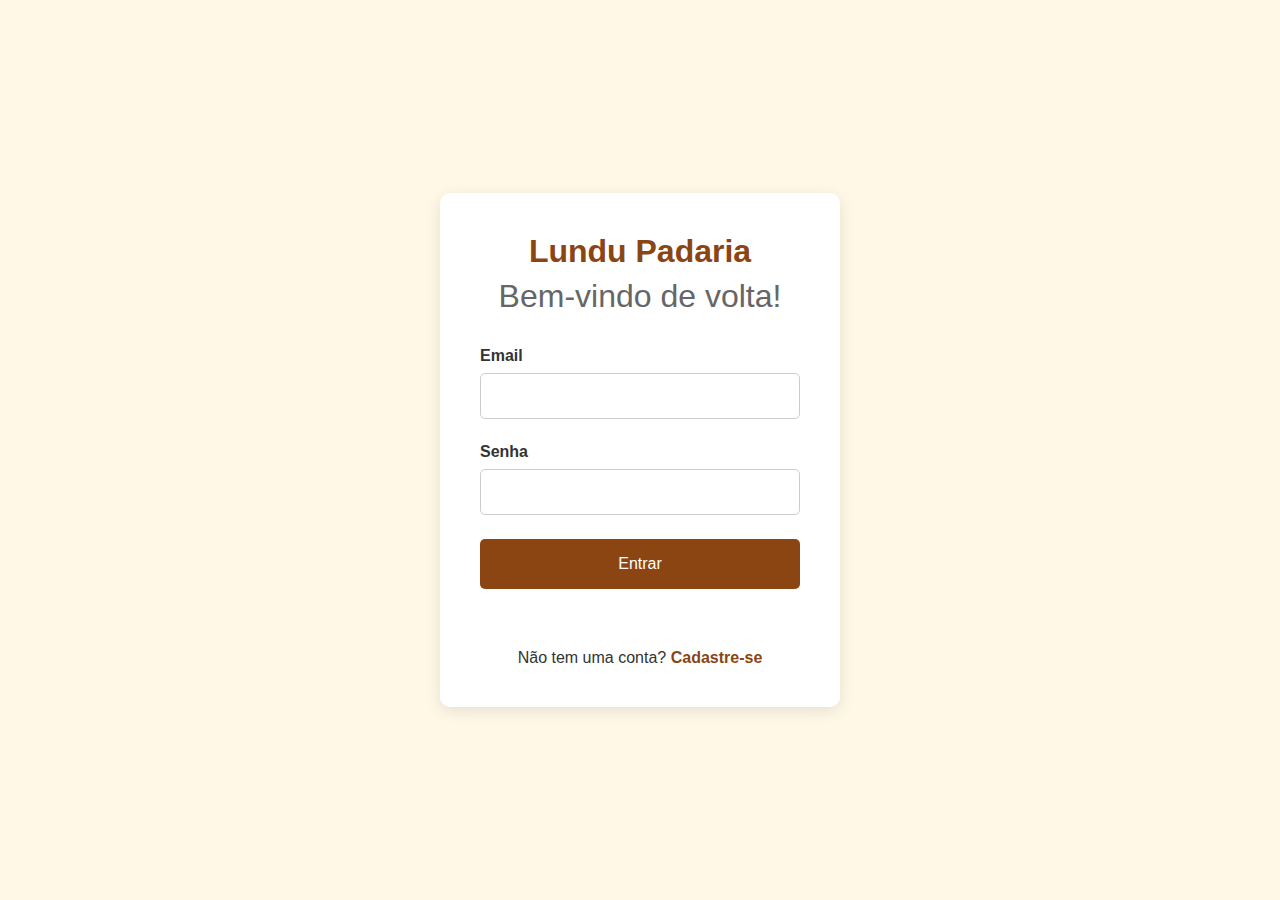
<file: index.html>
<!DOCTYPE html>
<html lang="pt-br">
<head>
    <meta charset="UTF-8">
    <meta name="viewport" content="width=device-width, initial-scale=1.0">
    <title>Login - Lundu Padaria</title>
    <link rel="stylesheet" href="css/style.css">
</head>
<body class="login-body">
    <div class="form-container">
        <h1>Lundu Padaria</h1>
        <h2>Bem-vindo de volta!</h2>
        <form id="loginForm">
            <div class="input-group">
                <label for="email">Email</label>
                <input type="email" id="email" name="email" required>
            </div>
            <div class="input-group">
                <label for="password">Senha</label>
                <input type="password" id="password" name="password" required>
            </div>
            <button type="submit" class="btn">Entrar</button>
            <p id="error-message" class="error-message"></p>
        </form>
        <div class="form-footer">
            <p>Não tem uma conta? <a href="cadastro.html">Cadastre-se</a></p>
        </div>
    </div>

    <script src="js/login.js"></script>
</body>
</html>
</file>
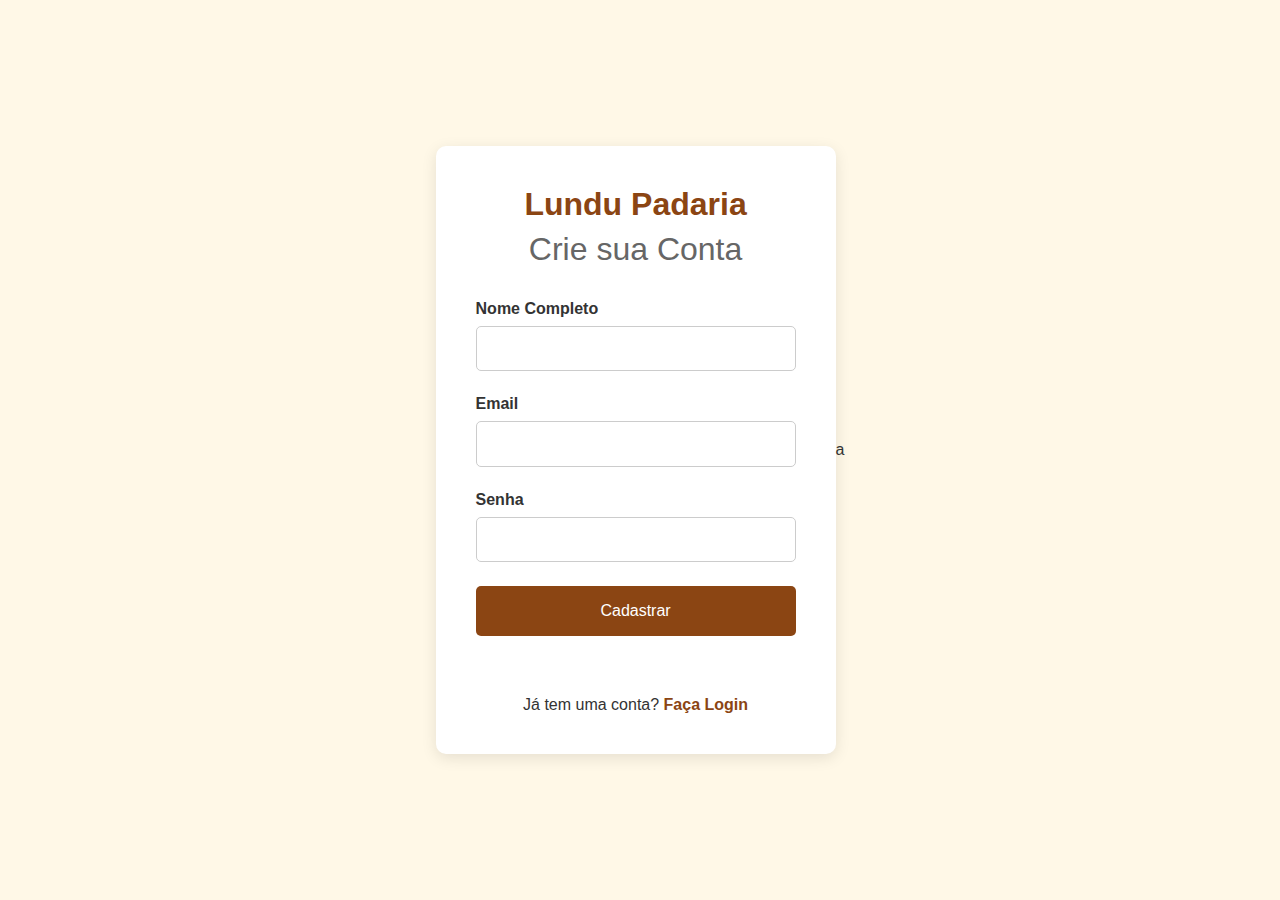
<file: cadastro.html>
<!DOCTYPE html>
<html lang="pt-br">
<head>
    <meta charset="UTF-8">
    <meta name="viewport" content="width=device-width, initial-scale=1.0">
    <title>Cadastro - Lundu Padaria</title>
    <link rel="stylesheet" href="css/style.css">
</head>
<body class="login-body">
    <div class="form-container">
        <h1>Lundu Padaria</h1>
        <h2>Crie sua Conta</h2>
        <form id="registerForm">
            <div class="input-group">
                <label for="name">Nome Completo</label>
                <input type="text" id="name" name="name" required>
            </div>
            <div class="input-group">
                <label for="email">Email</label>
                <input type="email" id="email" name="email" required>
            </div>
            <div class="input-group">
                <label for="password">Senha</label>
                <input type="password" id="password" name="password" required>
            </div>
            <button type="submit" class="btn">Cadastrar</button>
             <p id="error-message" class="error-message"></p>
        </form>
        <div class="form-footer">
            <p>Já tem uma conta? <a href="index.html">Faça Login</a></p>
        </div>
    </div>

    <script src="js/login.js"></script>
</body>
</html>a
</file>
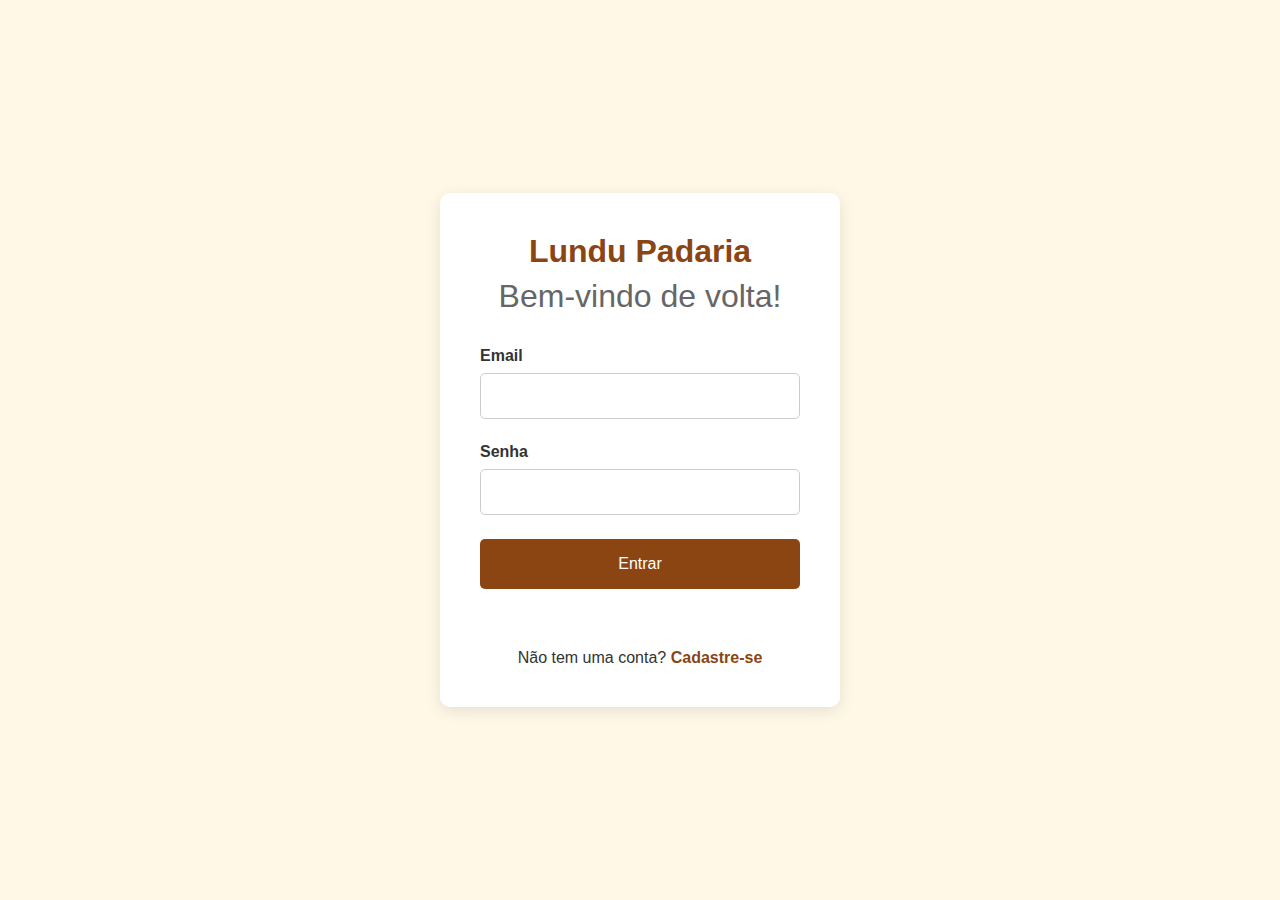
<file: home.html>
<!DOCTYPE html>
<html lang="pt-br">
<head>
    <meta charset="UTF-8">
    <meta name="viewport" content="width=device-width, initial-scale=1.0">
    <title>Início - Lundu Padaria</title>
    <link rel="stylesheet" href="css/style.css">
</head>
<body>
    <header>
        <nav class="navbar">
            <a href="home.html" class="logo">Lundu Padaria</a>
            <ul class="nav-menu">
                <li class="nav-item"><a href="home.html" class="nav-link">Início</a></li>
                <li class="nav-item"><a href="menu.html" class="nav-link">Cardápio</a></li>
                <li class="nav-item"><a href="#" id="logout" class="nav-link">Sair</a></li>
            </ul>
            <div class="hamburger">
                <span class="bar"></span>
                <span class="bar"></span>
                <span class="bar"></span>
            </div>
        </nav>
    </header>

    <main class="main-content">
        <section class="hero">
            <h1>Sabor e tradição em cada pedaço</h1>
            <p>Pães frescos, bolos deliciosos e um café especial esperando por você.</p>
            <a href="menu.html" class="btn">Veja nosso cardápio</a>
        </section>

        <section class="featured-products">
            <h2>Destaques da Semana</h2>
            <div class="products-grid">
                <div class="product-card">
                    <img src="img/artesanal.jfif" alt="Pão Artesanal">
                    <h3>Pão de Fermentação Natural</h3>
                    <p>Feito com ingredientes selecionados e muito carinho.</p>
                </div>
                <div class="product-card">
                    <img src="img/chocolate_cake.png" alt="Bolo de Chocolate">
                    <h3>Bolo de Chocolate Belga</h3>
                    <p>A combinação perfeita de sabor e textura que derrete na boca.</p>
                </div>
                <div class="product-card">
                    <img src="img/croissant.png" alt="Croissant">
                    <h3>Croissant Francês</h3>
                    <p>Massa folhada crocante e amanteigada, direto do forno para você.</p>
                </div>
            </div>
        </section>
    </main>

    <footer class="footer">
        <p>&copy; 2025 Pedro Vinicius. Todos os direitos reservados.</p>
        <p>Onde o inimigo não alcança, 123 - Centro</p>
    </footer>

    <script src="js/main.js"></script>
</body>
</html>
</file>
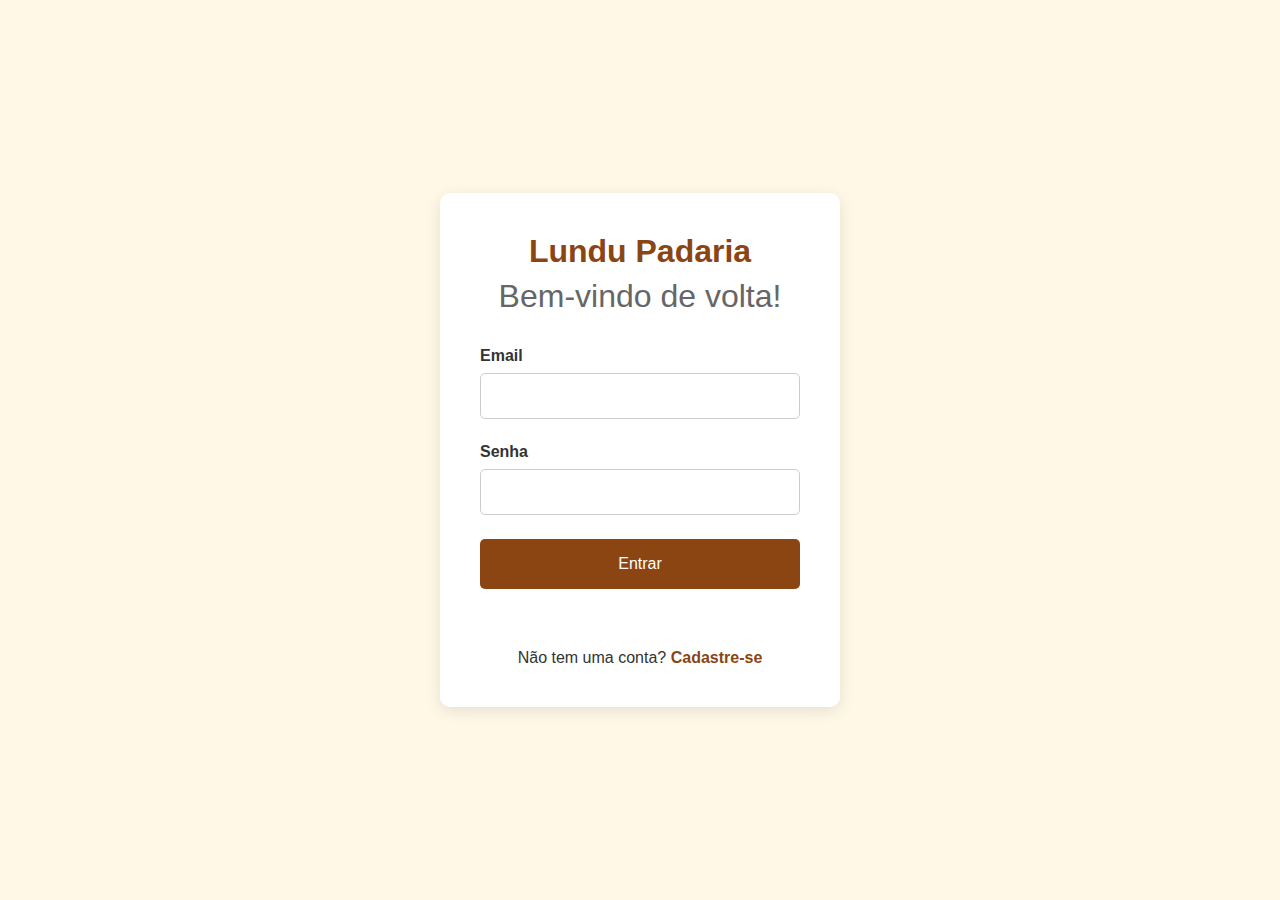
<file: menu.html>
<!DOCTYPE html>
<html lang="pt-br">
<head>
    <meta charset="UTF-8">
    <meta name="viewport" content="width=device-width, initial-scale=1.0">
    <title>Cardápio - Lundu Padaria</title>
    <link rel="stylesheet" href="css/style.css">
</head>
<body>
    <header>
        <nav class="navbar">
            <a href="home.html" class="logo">Lundu Padaria</a>
            <ul class="nav-menu">
                <li class="nav-item"><a href="home.html" class="nav-link">Início</a></li>
                <li class="nav-item"><a href="menu.html" class="nav-link">Cardápio</a></li>
                <li class="nav-item"><a href="#" id="logout" class="nav-link">Sair</a></li>
            </ul>
            <div class="hamburger">
                <span class="bar"></span>
                <span class="bar"></span>
                <span class="bar"></span>
            </div>
        </nav>
    </header>

    <main class="main-content">
        <section class="menu-section">
            <h1>Nosso Cardápio</h1>
            <div class="menu-filters">
                <button class="filter-btn active" data-category="all">Todos</button>
                <button class="filter-btn" data-category="paes">Pães</button>
                <button class="filter-btn" data-category="bolos">Bolos</button>
                <button class="filter-btn" data-category="salgados">Salgados</button>
            </div>

            <div class="menu-grid">
                <div class="menu-item" data-category="paes">
                    <img src="img/frances.png" alt="Pão Francês">
                    <h3>Pão Francês</h3>
                    <p>Crocante por fora, macio por dentro. Perfeito para o seu café da manhã.</p>
                    <span class="price">R$ 1,50</span>
                </div>
                <div class="menu-item" data-category="bolos">
                    <img src="img/bolo-cenoura.png" alt="Bolo de Cenoura">
                    <h3>Bolo de Cenoura com Chocolate</h3>
                    <p>Uma fatia generosa do clássico bolo de cenoura com cobertura de brigadeiro.</p>
                    <span class="price">R$ 8,00</span>
                </div>
                 <div class="menu-item" data-category="salgados">
                    <img src="img/coxinha.png" alt="Coxinha">
                    <h3>Coxinha de Frango</h3>
                    <p>Massa saborosa e recheio cremoso de frango com catupiry.</p>
                    <span class="price">R$ 7,50</span>
                </div>
                 <div class="menu-item" data-category="paes">
                    <img src="img/Pao-de-Queijo.png" alt="Pão de Queijo">
                    <h3>Pão de Queijo</h3>
                    <p>Quentinho e irresistível, feito com o melhor queijo da região.</p>
                    <span class="price">R$ 4,00</span>
                </div>
                </div>
        </section>
    </main>

    <footer class="footer">
        <p>&copy; 2025 Pedro Vinicius. Todos os direitos reservados.</p>
    </footer>

    <script src="js/main.js"></script>
</body>
</html>
</file>
<file: css/style.css>
:root {
    --primary-color: #8B4513; 
    --secondary-color: #F5DEB3; 
    --text-color: #333;
    --bg-color: #FFF8E7;
    --white-color: #fff;
    --error-color: #d93025;
}

* {
    margin: 0;
    padding: 0;
    box-sizing: border-box;
    font-family: 'Segoe UI', Tahoma, Geneva, Verdana, sans-serif;
}

body {
    background-color: var(--bg-color);
    color: var(--text-color);
}


.login-body {
    display: flex;
    justify-content: center;
    align-items: center;
    height: 100vh;
}

.form-container {
    background-color: var(--white-color);
    padding: 2.5rem;
    border-radius: 10px;
    box-shadow: 0 4px 15px rgba(0, 0, 0, 0.1);
    width: 100%;
    max-width: 400px;
    text-align: center;
}

.form-container h1 {
    color: var(--primary-color);
    margin-bottom: 0.5rem;
}

.form-container h2 {
    margin-bottom: 2rem;
    font-weight: 500;
    color: #666;
}

.input-group {
    text-align: left;
    margin-bottom: 1.5rem;
}

.input-group label {
    display: block;
    margin-bottom: 0.5rem;
    font-weight: 600;
}

.input-group input {
    width: 100%;
    padding: 0.8rem;
    border-radius: 5px;
    border: 1px solid #ccc;
    font-size: 1rem;
}

.btn {
    width: 100%;
    padding: 1rem;
    background-color: var(--primary-color);
    color: var(--white-color);
    border: none;
    border-radius: 5px;
    font-size: 1rem;
    cursor: pointer;
    transition: background-color 0.3s;
}

.btn:hover {
    background-color: #65320d;
}

.form-footer {
    margin-top: 1.5rem;
}

.form-footer a {
    color: var(--primary-color);
    text-decoration: none;
    font-weight: 600;
}

.error-message {
    color: var(--error-color);
    margin-top: 1rem;
    min-height: 20px;
}


.navbar {
    display: flex;
    justify-content: space-between;
    align-items: center;
    padding: 1rem 5%;
    background-color: var(--white-color);
    box-shadow: 0 2px 5px rgba(0, 0, 0, 0.1);
}

.logo {
    font-size: 1.5rem;
    font-weight: bold;
    color: var(--primary-color);
    text-decoration: none;
}

.nav-menu {
    display: flex;
    list-style: none;
    gap: 2rem;
}

.nav-link {
    text-decoration: none;
    color: var(--text-color);
    font-weight: 500;
    transition: color 0.3s;
}

.nav-link:hover {
    color: var(--primary-color);
}

.hamburger {
    display: none;
    cursor: pointer;
}

.bar {
    display: block;
    width: 25px;
    height: 3px;
    margin: 5px auto;
    background-color: var(--primary-color);
    transition: all 0.3s ease-in-out;
}

.main-content {
    padding: 2rem 5%;
}

.hero {
    text-align: center;
    padding: 4rem 1rem;
    background: url('https://via.placeholder.com/1200x400') no-repeat center center/cover;
    border-radius: 10px;
    color: var(--white-color);
}

.hero h1 {
    font-size: 2.5rem;
    margin-bottom: 1rem;
    text-shadow: 2px 2px 4px rgba(0,0,0,0.5);
}

.hero .btn {
    display: inline-block;
    width: auto;
    margin-top: 1rem;
    padding: 0.8rem 2rem;
}

.hero p{
    color: var(--primary-color);
    font-weight: bold;
}

.featured-products, .menu-section {
    padding: 3rem 0;
}

h2 {
    text-align: center;
    margin-bottom: 2rem;
    font-size: 2rem;
    color: var(--primary-color);
}

.products-grid, .menu-grid {
    display: grid;
    grid-template-columns: repeat(auto-fit, minmax(280px, 1fr));
    gap: 2rem;
}

.product-card, .menu-item {
    background-color: var(--white-color);
    border-radius: 10px;
    box-shadow: 0 4px 10px rgba(0, 0, 0, 0.08);
    overflow: hidden;
    text-align: center;
    padding-bottom: 1.5rem;
}

.product-card img, .menu-item img {
    max-width: 100%;
    height: 70%;
    object-fit: cover;
}

.product-card h3, .menu-item h3 {
    margin: 1rem 0 0.5rem;
    color: var(--primary-color);
}

.product-card p, .menu-item p {
    padding: 0 1rem;
    color: #666;
    margin-bottom: 1rem;
}

.menu-item .price {
    font-weight: bold;
    font-size: 1.2rem;
    color: var(--primary-color);
}

.menu-item img{
    max-width: 100%;
    height: 70%;
    object-fit: cover;
}


.menu-filters {
    text-align: center;
    margin-bottom: 2rem;
}

.filter-btn {
    padding: 0.5rem 1.5rem;
    margin: 0 0.5rem;
    border: 2px solid var(--primary-color);
    background-color: transparent;
    color: var(--primary-color);
    border-radius: 20px;
    cursor: pointer;
    font-weight: bold;
    transition: all 0.3s;
}

.filter-btn.active, .filter-btn:hover {
    background-color: var(--primary-color);
    color: var(--white-color);
}



.footer {
    background-color: var(--primary-color);
    color: var(--secondary-color);
    text-align: center;
    padding: 2rem 5%;
    margin-top: 2rem;
}



@media(max-width: 768px) {
    .nav-menu {
        position: fixed;
        left: -100%;
        top: 60px; 
        flex-direction: column;
        background-color: var(--white-color);
        width: 100%;
        text-align: center;
        transition: 0.3s;
        box-shadow: 0 10px 10px rgba(0, 0, 0, 0.1);
    }

    .nav-menu.active {
        left: 0;
    }

    .nav-item {
        padding: 1.5rem 0;
    }

    .hamburger {
        display: block;
    }

    .hamburger.active .bar:nth-child(2) {
        opacity: 0;
    }
    .hamburger.active .bar:nth-child(1) {
        transform: translateY(8px) rotate(45deg);
    }
    .hamburger.active .bar:nth-child(3) {
        transform: translateY(-8px) rotate(-45deg);
    }
}
</file>
